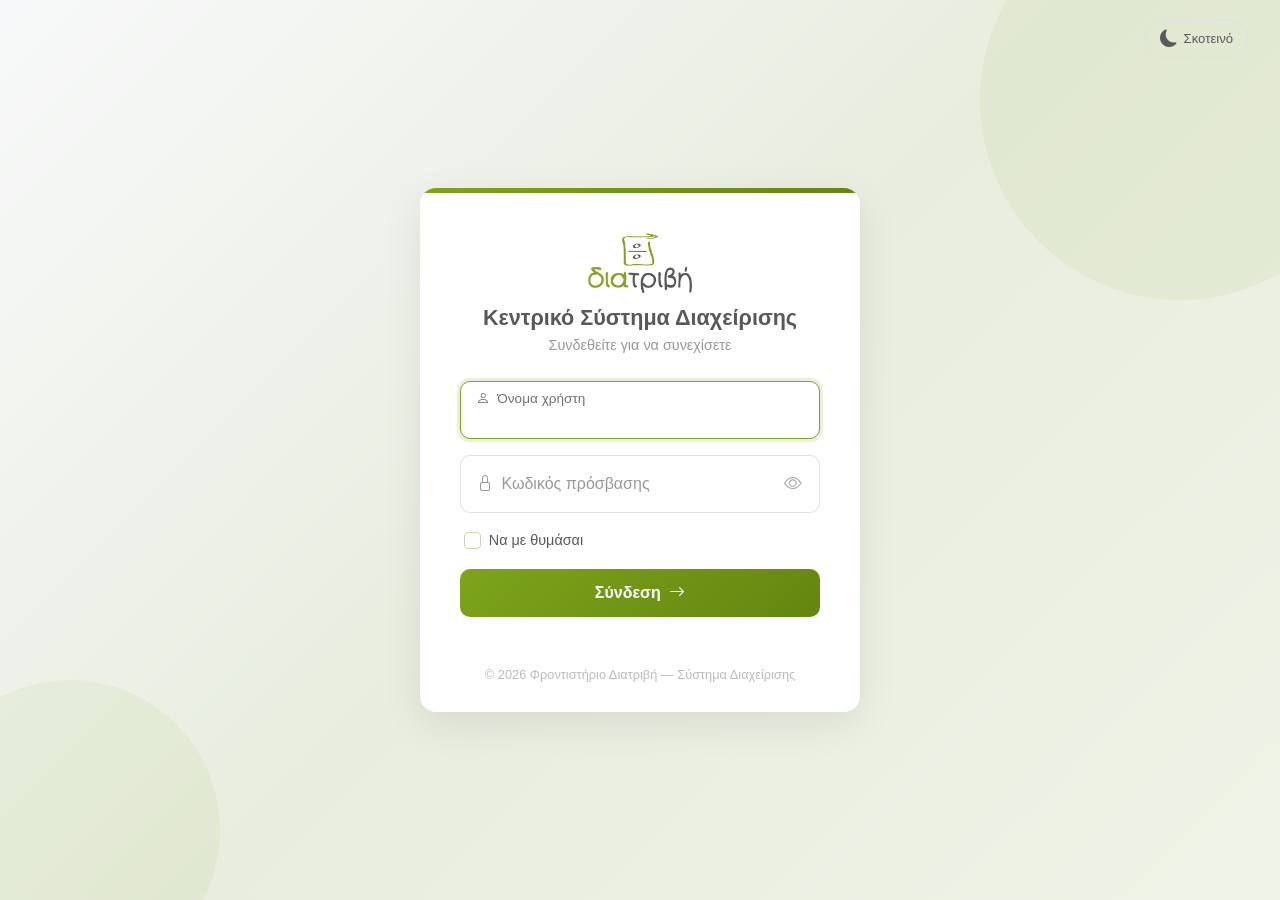
<file: index.html>
<!DOCTYPE html>
<html lang="el">
<head>
    <meta charset="UTF-8">
    <meta name="viewport" content="width=device-width, initial-scale=1.0">
    <title>Διατριβή Φροντιστήριο - Αρχική Οθόνη</title>
    
    <link href="https://cdn.jsdelivr.net/npm/bootstrap@5.3.0/dist/css/bootstrap.min.css" rel="stylesheet">
    <link rel="stylesheet" href="https://cdn.jsdelivr.net/npm/bootstrap-icons@1.11.1/font/bootstrap-icons.css">
    <link rel="stylesheet" href="css/styles.css">

    <link rel="icon" type="image/png" href="images/favicon.png">

    <script src="utils/theme-init.js"></script>
    <script src="utils/auth.js"></script>
</head>
<body>

    <nav class="navbar navbar-expand-lg navbar-light sticky-top">
        <div class="container">
            <a class="navbar-brand" href="https://diatrivi.gr/" target="_blank" rel="noopener noreferrer">
            <img src="images/diatrivi-logo.png" alt="Λογότυπο Φροντιστηρίου Διατριβή" height="50">
            </a>
            <div class="d-flex align-items-center">
                <span class="me-3 text-muted">Έχετε συνδεθεί ως: <strong id="roleLabel"></strong></span>
                <span id="darkModeSlot"></span>
                <button class="btn btn-outline-secondary btn-sm" id="logoutBtn" onclick="logout()"><i class="bi bi-box-arrow-right"></i> Αποσύνδεση</button>
            </div>
        </div>
    </nav>

    <div class="container user-greeting-bar">
        <span class="user-greeting" id="userGreeting"></span>
    </div>


    <div class="container hero-section">
        
        <div class="row mb-5 text-center">
            <div class="col-lg-8 mx-auto">
                <h1 class="display-6 fw-bold mb-3" style="color: var(--brand-grey);">Κεντρικό Σύστημα Διαχείρισης</h1>
                <p class="lead text-muted">Καλωσορίσατε στο ψηφιακό περιβάλλον του φροντιστηρίου. Επιλέξτε μία από τις παρακάτω βασικές λειτουργίες για να ξεκινήσετε.</p>
            </div>
        </div>

        <div class="row g-4" id="featuresContainer">
        </div>
    </div>

    <script src="https://cdn.jsdelivr.net/npm/bootstrap@5.3.0/dist/js/bootstrap.bundle.min.js"></script>
    <script src="utils/darkMode.js"></script>
    <script src="utils/index.js"></script>
</body>
</html>
</file>
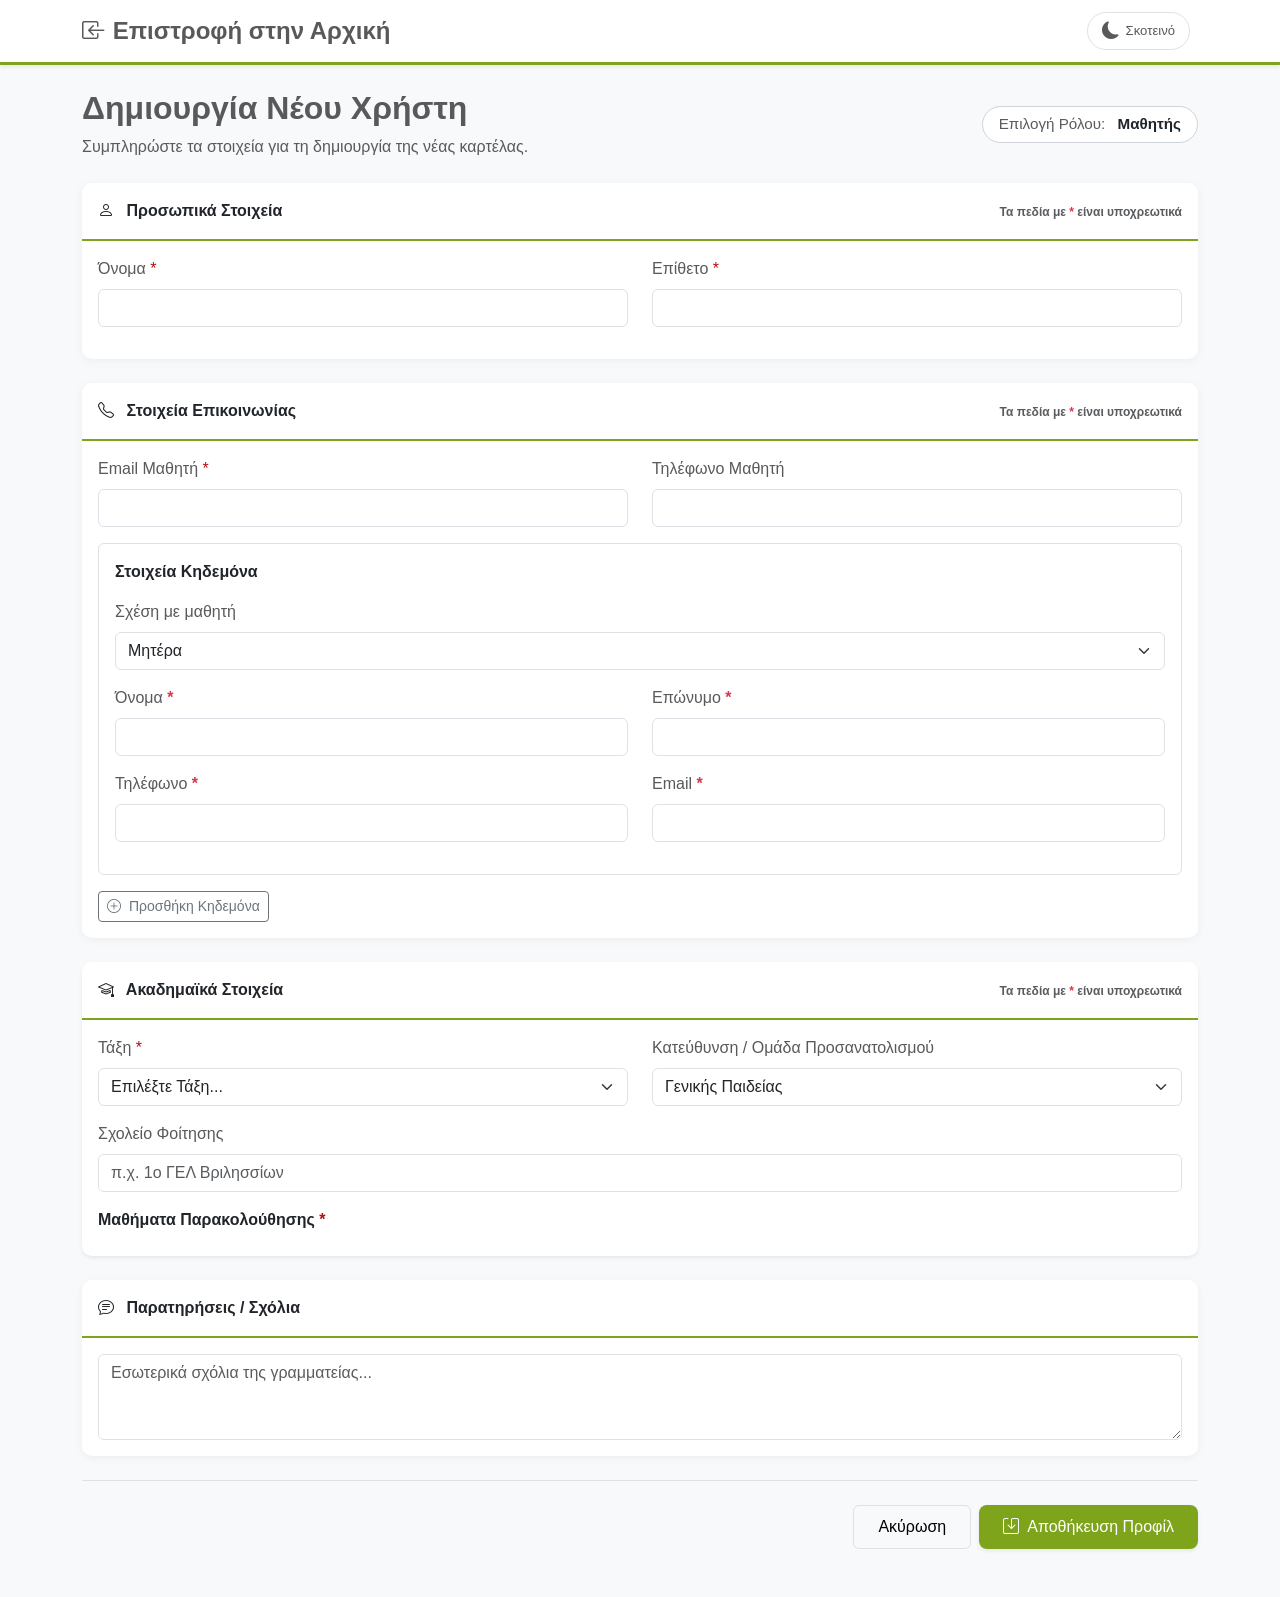
<file: pages/CreateUserProfile/createUser.html>
<!DOCTYPE html>
<html lang="el">
<head>
    <meta charset="UTF-8">
    <meta name="viewport" content="width=device-width, initial-scale=1.0">
    <title>Δημιουργία Νέου Χρήστη - Διατριβή</title>
    
    <link href="https://cdn.jsdelivr.net/npm/bootstrap@5.3.0/dist/css/bootstrap.min.css" rel="stylesheet">
    <link rel="stylesheet" href="https://cdn.jsdelivr.net/npm/bootstrap-icons@1.11.1/font/bootstrap-icons.css">

    <link rel="stylesheet" href="../../css/styles.css">
    <link rel="icon" type="image/png" href="../../images/favicon.png">

    <script>
        if (localStorage.getItem('diatrivi_theme') === 'dark') {
            document.documentElement.setAttribute('data-theme', 'dark');
        }
    </script>
    <script src="../../utils/auth.js"></script>
</head>
<body>

    <app-navbar></app-navbar>

    <div class="container pb-5">
        
        <div class="row align-items-center mb-4">
            
            <div class="col-md-7">
                <h2 class="fw-bold" style="color: #58595b;">Δημιουργία Νέου Χρήστη</h2>
                <p class="text-muted mb-0">Συμπληρώστε τα στοιχεία για τη δημιουργία της νέας καρτέλας.</p>
            </div>
            
            <div class="col-md-auto ms-auto mt-3 mt-md-0">
                <div class="dropdown custom-role-selector">
                    
                    <button class="btn w-100 text-start d-flex align-items-center justify-content-between" type="button" id="roleDropdownBtn" data-bs-toggle="dropdown" aria-expanded="false">
                        <div>
                            <span class="text-muted me-2">Επιλογή Ρόλου:</span>
                            <span class="fw-bold text-dark" id="selectedRoleText">Μαθητής</span>
                        </div>
                    </button>
                    
                    <ul class="dropdown-menu w-100 shadow-sm" aria-labelledby="roleDropdownBtn">
                        <li><a class="dropdown-item role-option active" href="#" data-value="student">Μαθητής</a></li>
                        <li><a class="dropdown-item role-option" href="#" data-value="teacher">Καθηγητής</a></li>
                    </ul>

                    <input type="hidden" id="roleSelector" value="student">
                </div>
            </div>
        </div>

        <div id="successAlert" class="alert alert-success d-none shadow-sm" role="alert">
            <i class="bi bi-check-circle-fill me-2"></i> <span id="successMessage">Το προφίλ καταχωρήθηκε επιτυχώς!</span>
        </div>

        <form id="userForm">
            
            <div id="studentSections">
                <div class="card mb-4">
                    <div class="card-header py-3 bg-white d-flex justify-content-between align-items-center">
                        <div><i class="bi bi-person me-2"></i> Προσωπικά Στοιχεία</div>
                        <app-required-note></app-required-note>
                    </div>
                    <div class="card-body">
                        <div class="row">
                            <div class="col-md-6 mb-3">
                                <label class="form-label">Όνομα <span class="required-asterisk">*</span></label>
                                <input type="text" class="form-control" required>
                            </div>
                            <div class="col-md-6 mb-3">
                                <label class="form-label">Επίθετο <span class="required-asterisk">*</span></label>
                                <input type="text" class="form-control" required>
                            </div>
                        </div>
                    </div>
                </div>

                <div class="card mb-4">
                    <div class="card-header py-3 bg-white d-flex justify-content-between align-items-center">
                        <div><i class="bi bi-telephone me-2"></i> Στοιχεία Επικοινωνίας</div>
                        <app-required-note></app-required-note>
                    </div>
                    <div class="card-body">
                        <div class="row mb-3">
                            <div class="col-md-6 mb-3 mb-md-0">
                                <label class="form-label">Email Μαθητή <span class="required-asterisk">*</span></label>
                                <input type="email" class="form-control" id="studentContactEmail" required>
                            </div>
                            
                            <div class="col-md-6">
                                <label class="form-label">Τηλέφωνο Μαθητή</label>
                                <input type="tel" class="form-control">
                            </div>
                        </div>
                        <div id="guardiansContainer"></div>
                        <button type="button" class="btn btn-outline-secondary btn-sm" id="addGuardianBtn">
                            <i class="bi bi-plus-circle me-1"></i> Προσθήκη Κηδεμόνα
                        </button>
                    </div>
                </div>

                <div class="card mb-4 shadow-sm border-0">
                    <div class="card-header py-3 bg-white d-flex justify-content-between align-items-center">
                        <div><i class="bi bi-mortarboard me-2"></i> Ακαδημαϊκά Στοιχεία</div>
                        <app-required-note></app-required-note>
                    </div>
                
                    <div class="card-body">
                        <div class="row">
                            <div class="col-md-6 mb-3">
                                <label class="form-label">Τάξη <span class="required-asterisk">*</span></label>
                                <select class="form-select" id="classSelect" required>
                                    <option value="" disabled selected>Επιλέξτε Τάξη...</option>
                                    <option value="gymnasio">Γ' Γυμνασίου</option>
                                    <option value="alyk">Α' Λυκείου</option>
                                    <option value="blyk">Β' Λυκείου</option>
                                    <option value="glyk">Γ' Λυκείου</option>
                                </select>
                            </div>
                            <div class="col-md-6 mb-3">
                                <label class="form-label">Κατεύθυνση / Ομάδα Προσανατολισμού</label>
                                <select class="form-select" id="directionSelect">
                                    <option value="geniki" selected>Γενικής Παιδείας</option>
                                    <option value="thetiki">Θετικών Σπουδών</option>
                                    <option value="ygeias">Σπουδών Υγείας</option>
                                    <option value="oikonomia">Σπουδών Οικονομίας & Πληροφορικής</option>
                                </select>
                            </div>
                        </div>
                        <div class="mb-3">
                            <label class="form-label">Σχολείο Φοίτησης</label>
                            <input type="text" class="form-control" placeholder="π.χ. 1ο ΓΕΛ Βριλησσίων">
                        </div>
                        <div class="mb-0">
                            <label class="form-label d-block text-dark fw-bold">Μαθήματα Παρακολούθησης <span class="required-asterisk">*</span></label>
                            <div id="dynamicSubjectsContainer">
                            </div>
                        </div>
                    </div>
                </div>
            </div>
            <div id="teacherSections" class="d-none">
                <div class="card mb-4">
                    <div class="card-header py-3 bg-white d-flex justify-content-between align-items-center">
                        <div><i class="bi bi-person-badge me-2"></i> Προσωπικά Στοιχεία & Επικοινωνία</div>
                        <app-required-note></app-required-note>
                    </div>
                    <div class="card-body">
                        <div class="row">
                            <div class="col-md-6 mb-3">
                                <label class="form-label">Όνομα <span class="required-asterisk">*</span></label>
                                <input type="text" class="form-control" id="t-name">
                            </div>
                            <div class="col-md-6 mb-3">
                                <label class="form-label">Επίθετο <span class="required-asterisk">*</span></label>
                                <input type="text" class="form-control" id="t-surname">
                            </div>
                        </div>
                        <div class="row">
                            <div class="col-md-6 mb-3">
                                <label class="form-label">Email <span class="required-asterisk">*</span></label>
                                <input type="email" class="form-control" id="t-email">
                            </div>
                            <div class="col-md-6 mb-3">
                                <label class="form-label">Τηλέφωνο Επικοινωνίας <span class="required-asterisk">*</span></label>
                                <input type="tel" class="form-control" id="t-phone">
                            </div>
                        </div>
                    </div>
                </div>

                <div class="card mb-4">
                    <div class="card-header py-3 bg-white d-flex justify-content-between align-items-center">
                    <div><i class="bi bi-journal-bookmark me-2"></i> Διδακτικά Στοιχεία</div>
                        <app-required-note></app-required-note>
                    </div>
                    <div class="card-body">
                        <div class="row">
                            <div class="col-md-9 mb-3">
                                <label class="form-label">Ειδικότητα</label>
                                <select class="form-select" id="specialtySelect">
                                    <option value="" disabled selected>Επιλέξτε Ειδικότητα...</option>
                                </select>
                            </div>
                            <div class="col-md-3 mb-3">
                                <label class="form-label">Χρώμα (Πρόγραμμα)</label>
                                <input type="color" class="form-control form-control-color w-100" value="#8eb52c" title="Επιλέξτε χρώμα">
                            </div>
                        </div>
                        <div class="mb-3">
                            <label class="form-label d-block">Μαθήματα Διδασκαλίας <span class="required-asterisk">*</span></label>
                            <div id="dynamicTeacherSubjectsContainer">
                                </div>
                        </div>
                    </div>
                </div>

                <div class="card mb-4">
                    <div class="card-header py-3 bg-white d-flex justify-content-between align-items-center">
                        <div><i class="bi bi-file-earmark-text me-2"></i> Στοιχεία Σύμβασης</div>
                        <app-required-note></app-required-note>
                    </div>
                    <div class="card-body">
                        <div class="mb-3">
                            <label class="form-label d-block">Τύπος Απασχόλησης <span class="required-asterisk">*</span></label>
                            <div class="form-check form-check-inline">
                                <input class="form-check-input" type="radio" name="empType" id="fullTime" checked>
                                <label class="form-check-label" for="fullTime">Πλήρης</label>
                            </div>
                            <div class="form-check form-check-inline">
                                <input class="form-check-input" type="radio" name="empType" id="partTime">
                                <label class="form-check-label" for="partTime">Μερική</label>
                            </div>
                        </div>
                    </div>
                </div>
            </div> 

            <div class="card mb-4">
                <div class="card-header py-3"><i class="bi bi-chat-text me-2"></i> Παρατηρήσεις / Σχόλια</div>
                <div class="card-body">
                    <textarea class="form-control" rows="3" placeholder="Εσωτερικά σχόλια της γραμματείας..."></textarea>
                </div>
            </div>

            <div class="d-flex justify-content-end gap-2 mt-4 border-top pt-4">
                <button type="button" class="btn btn-light border px-4">Ακύρωση</button>
                <button type="submit" class="btn btn-brand px-4 shadow-sm" id="saveBtn"><i class="bi bi-save me-2"></i>Αποθήκευση Προφίλ</button>
            </div>

        </form>
    </div>

    <script src="https://cdn.jsdelivr.net/npm/bootstrap@5.3.0/dist/js/bootstrap.bundle.min.js"></script>
    <script src="../../utils/darkMode.js"></script>
    <script src="../../components/guardianBlock.js"></script>
    <script src="../../components/navbar.js"></script>
    <script src="../../components/requiredNote.js"></script>
    <script src="../../constants/specialties.js"></script>
    <script src="../../utils/dataLoader.js"></script>
    <script src="createUser.js"></script>
</body>
</html>
</file>
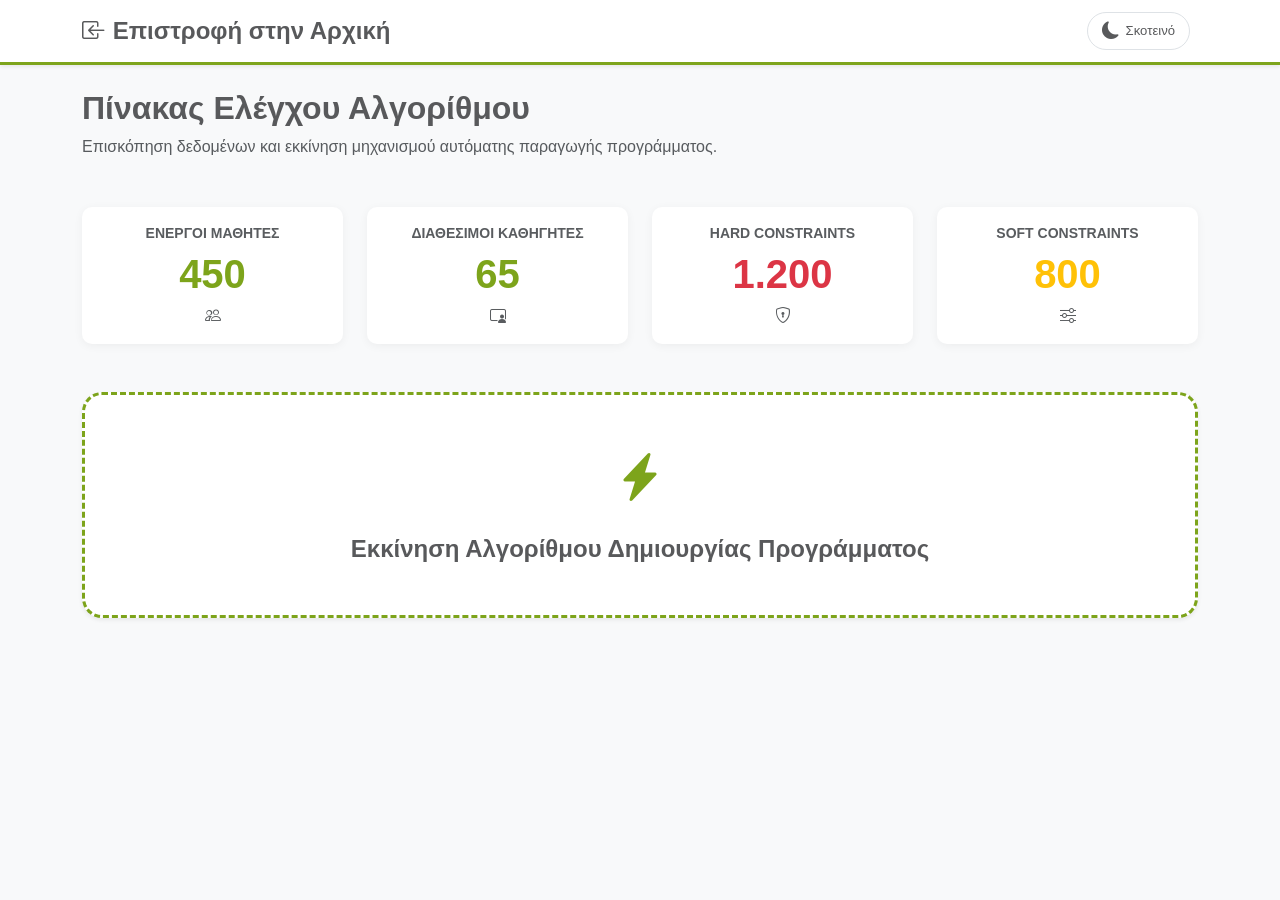
<file: pages/GenerateSchedule/schedulingDashboard.html>
<!DOCTYPE html>
<html lang="el">
<head>
    <meta charset="UTF-8">
    <meta name="viewport" content="width=device-width, initial-scale=1.0">
    <title>Πίνακας Ελέγχου Αλγορίθμου - Διατριβή</title>
    
    <link href="https://cdn.jsdelivr.net/npm/bootstrap@5.3.0/dist/css/bootstrap.min.css" rel="stylesheet">
    <link rel="stylesheet" href="https://cdn.jsdelivr.net/npm/bootstrap-icons@1.11.1/font/bootstrap-icons.css">
    
    <link rel="stylesheet" href="../../css/styles.css">

    <link rel="icon" type="image/png" href="../../images/favicon.png">

    <script>
        if (localStorage.getItem('diatrivi_theme') === 'dark') {
            document.documentElement.setAttribute('data-theme', 'dark');
        }
    </script>
    <script src="../../utils/auth.js"></script>
</head>
<body>

    <app-navbar></app-navbar>

    <div class="container pb-5">
        
        <div class="mb-5">
            <h2 class="fw-bold" style="color: var(--brand-grey);">Πίνακας Ελέγχου Αλγορίθμου</h2>
            <p class="text-muted">Επισκόπηση δεδομένων και εκκίνηση μηχανισμού αυτόματης παραγωγής προγράμματος.</p>
        </div>

        <div class="row g-4 mb-5">
            <div class="col-md-3">
                <div class="card text-center p-3 h-100">
                    <div class="text-muted small fw-bold">ΕΝΕΡΓΟΙ ΜΑΘΗΤΕΣ</div>
                    <div class="stat-number">450</div>
                    <i class="bi bi-people text-muted"></i>
                </div>
            </div>
            <div class="col-md-3">
                <div class="card text-center p-3 h-100">
                    <div class="text-muted small fw-bold">ΔΙΑΘΕΣΙΜΟΙ ΚΑΘΗΓΗΤΕΣ</div>
                    <div class="stat-number">65</div>
                    <i class="bi bi-person-video3 text-muted"></i>
                </div>
            </div>
            <div class="col-md-3">
                <div class="card text-center p-3 h-100">
                    <div class="text-muted small fw-bold">HARD CONSTRAINTS</div>
                    <div class="stat-number text-danger">1.200</div>
                    <i class="bi bi-shield-lock text-muted"></i>
                </div>
            </div>
            <div class="col-md-3">
                <div class="card text-center p-3 h-100">
                    <div class="text-muted small fw-bold">SOFT CONSTRAINTS</div>
                    <div class="stat-number text-warning">800</div>
                    <i class="bi bi-sliders text-muted"></i>
                </div>
            </div>
        </div>

        <div class="text-center mb-5" id="actionButtonArea">
            <button class="btn big-action-btn w-100 shadow-sm" id="startAlgoBtn">
                <i class="bi bi-lightning-charge-fill"></i>
                Εκκίνηση Αλγορίθμου Δημιουργίας Προγράμματος
            </button>
            
            <div id="loadingArea" class="d-none mt-4">
                <h4 class="mb-3">Επίλυση περιορισμών σε εξέλιξη...</h4>
                <div class="progress" style="height: 30px; border-radius: 15px;">
                    <div id="mainProgressBar" class="progress-bar progress-bar-striped progress-bar-animated bg-success" 
                         role="progressbar" style="width: 0%">0%</div>
                </div>
                <p class="mt-2 text-muted italic">Ο αλγόριθμος αναζητά την βέλτιστη κατανομή τμημάτων...</p>
            </div>
        </div>

        <div id="resultsArea" class="d-none">
            <hr class="my-5">
            <h3 class="fw-bold mb-4">Αναφορά Αποτελεσμάτων</h3>
            
            <div class="row g-4 mb-4">
                <div class="col-md-6">
                    <div class="card p-4 h-100">
                        <h5 class="fw-bold text-center mb-4">Δείκτες Επιτυχίας</h5>
                        <div class="d-flex justify-content-around">
                            <div class="text-center">
                                <div class="stat-number text-success">100%</div>
                                <div class="small fw-bold">Hard Constraints</div>
                            </div>
                            <div class="text-center border-start ps-4">
                                <div class="stat-number" style="color: #fd7e14;">82%</div>
                                <div class="small fw-bold">Soft Constraints</div>
                            </div>
                        </div>
                    </div>
                </div>
                
                <div class="col-md-6">
                    <div class="report-box h-100">
                        <h5 class="fw-bold mb-3"><i class="bi bi-clipboard-check me-2"></i>Διαγνωστική Αναφορά</h5>
                        <p class="mb-0 text-muted">
                            Ο αλγόριθμος ολοκληρώθηκε με επιτυχία. <strong>18 ελαστικοί περιορισμοί</strong> αγνοήθηκαν για να επιτευχθεί η μέγιστη δυνατή ομοιογένεια στα τμήματα.
                        </p>
                        <ul class="mt-2 small text-muted">
                            <li>Βελτιστοποίηση αιθουσών: 94%</li>
                            <li>Κενά καθηγητών: Ελαχιστοποιήθηκαν</li>
                        </ul>
                    </div>
                </div>
            </div>

            <!-- Εβδομαδιαίο Πρόγραμμα -->
            <hr class="my-5">
            <h4 class="fw-bold mb-4"><i class="bi bi-calendar-week me-2"></i>Εβδομαδιαίο Πρόγραμμα</h4>

            <div class="mb-3">
                <label for="daySelector" class="form-label fw-bold">Επιλογή Ημέρας</label>
                <select id="daySelector" class="form-select">
                </select>
            </div>

            <div class="schedule-wrapper mb-5">
                <table class="schedule-table" id="scheduleTable">
                    <thead id="scheduleHead"></thead>
                    <tbody id="scheduleBody"></tbody>
                </table>
            </div>

            <div class="d-flex justify-content-end gap-3 border-top pt-4">
                <button class="btn btn-outline-danger px-5 py-2 fw-bold" onclick="location.reload()">
                    <i class="bi bi-trash me-2"></i>Απόρριψη Προσχεδίου
                </button>
                <button class="btn btn-brand px-5 py-2 fw-bold shadow">
                    <i class="bi bi-check2-circle me-2"></i>Αποθήκευση Προσχεδίου
                </button>
            </div>
        </div>

    </div>

    <script src="https://cdn.jsdelivr.net/npm/bootstrap@5.3.0/dist/js/bootstrap.bundle.min.js"></script>
    <script src="../../utils/darkMode.js"></script>
    <script src="../../components/navbar.js"></script>
    <script src="../../constants/constants.js"></script>
    <script src="../../constants/specialties.js"></script>
    <script src="../../utils/timeUtils.js"></script>
    <script src="../../utils/scheduleUtils.js"></script>
    <script src="../../utils/dataLoader.js"></script>
    <script src="../../utils/scheduleRenderer.js"></script>
    
    <script src="schedulingDashboard.js"></script>
</body>
</html>
</file>
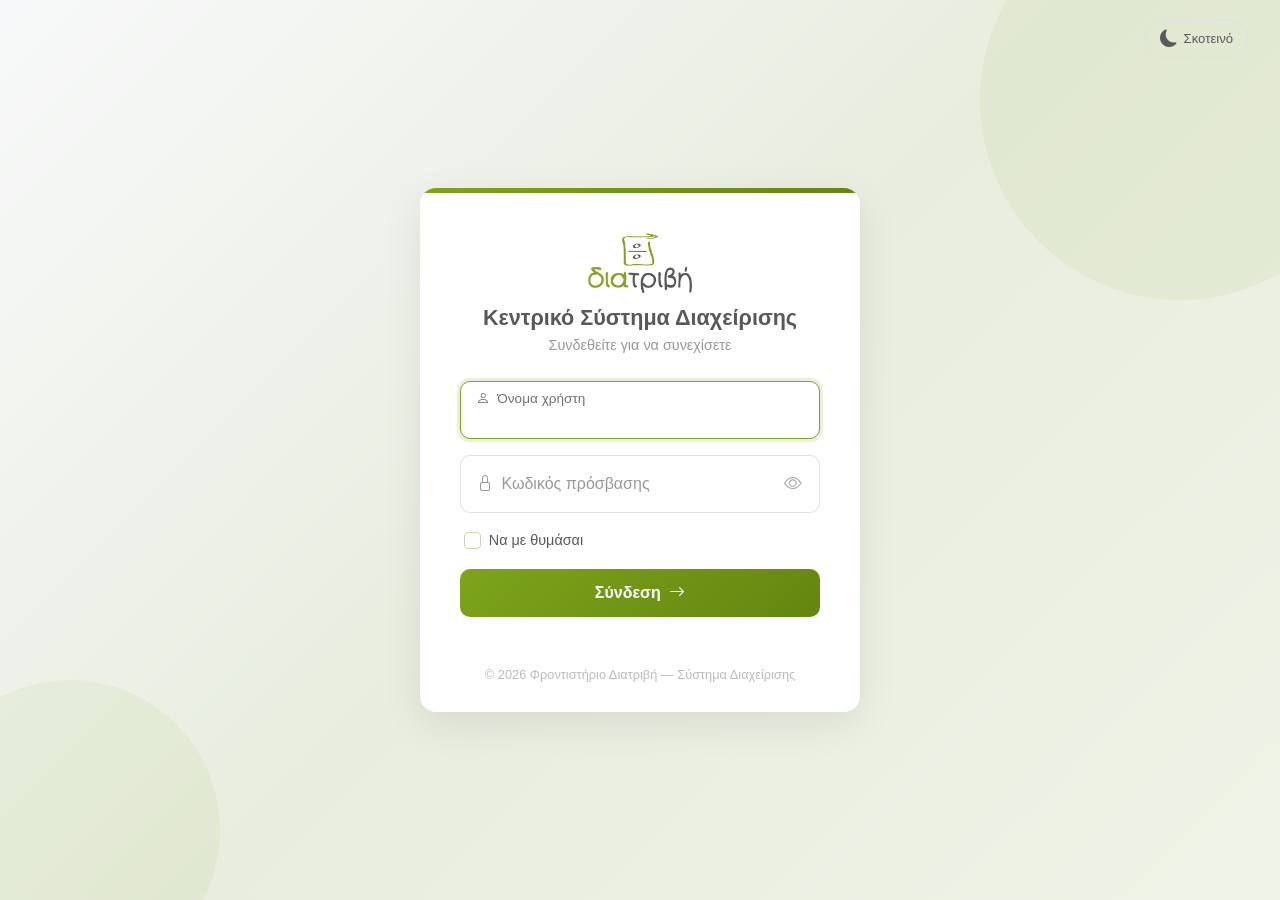
<file: pages/Login/login.html>
<!DOCTYPE html>
<html lang="el">
<head>
    <meta charset="UTF-8">
    <meta name="viewport" content="width=device-width, initial-scale=1.0">
    <title>Διατριβή Φροντιστήριο - Σύνδεση</title>
    <meta name="description" content="Σελίδα σύνδεσης στο Κεντρικό Σύστημα Διαχείρισης του Φροντιστηρίου Διατριβή">

    <link href="https://cdn.jsdelivr.net/npm/bootstrap@5.3.0/dist/css/bootstrap.min.css" rel="stylesheet">
    <link rel="stylesheet" href="https://cdn.jsdelivr.net/npm/bootstrap-icons@1.11.1/font/bootstrap-icons.css">
    <link rel="stylesheet" href="../../css/base.css">
    <link rel="stylesheet" href="../../css/login.css">
    <link rel="stylesheet" href="../../css/darkmode.css">

    <link rel="icon" type="image/png" href="../../images/favicon.png">

    <script src="../../utils/theme-init.js"></script>
</head>
<body>
    <div class="login-page">

        <!-- Dark Mode Toggle — floating top-right -->
        <div style="position:absolute; top:20px; right:24px; z-index:10;" id="loginDarkSlot"></div>

        <div class="login-card card">
            <!-- Green accent bar -->
            <div class="card-accent"></div>

            <div class="card-body">
                <!-- Logo & Title -->
                <div class="login-logo">
                    <img src="../../images/diatrivi-logo.png" alt="Λογότυπο Φροντιστηρίου Διατριβή">
                    <h2>Κεντρικό Σύστημα Διαχείρισης</h2>
                    <p>Συνδεθείτε για να συνεχίσετε</p>
                </div>

                <!-- Error message (hidden by default) -->
                <div class="alert login-error d-none" role="alert" id="loginError">
                    <i class="bi bi-exclamation-circle me-2"></i>
                    <span id="loginErrorText">Λάθος όνομα χρήστη ή κωδικός πρόσβασης.</span>
                </div>

                <!-- Login Form -->
                <form id="loginForm" class="login-form" autocomplete="off">
                    <div class="form-floating">
                        <input
                            type="text"
                            class="form-control"
                            id="username"
                            placeholder="Όνομα χρήστη"
                            required
                            autofocus
                        >
                        <label for="username"><i class="bi bi-person me-1"></i> Όνομα χρήστη</label>
                    </div>

                    <div class="form-floating password-wrapper">
                        <input
                            type="password"
                            class="form-control"
                            id="password"
                            placeholder="Κωδικός πρόσβασης"
                            required
                        >
                        <label for="password"><i class="bi bi-lock me-1"></i> Κωδικός πρόσβασης</label>
                        <button type="button" class="password-toggle" id="togglePassword" aria-label="Εμφάνιση/Απόκρυψη κωδικού">
                            <i class="bi bi-eye"></i>
                        </button>
                    </div>

                    <div class="form-check remember-me">
                        <input type="checkbox" class="form-check-input" id="rememberMe">
                        <label class="form-check-label" for="rememberMe">Να με θυμάσαι</label>
                    </div>

                    <button type="submit" class="btn btn-login mt-2" id="loginBtn">
                        <span class="btn-text">Σύνδεση <i class="bi bi-arrow-right ms-1"></i></span>
                        <span class="spinner-border spinner-border-sm" role="status" aria-hidden="true"></span>
                    </button>
                </form>

            </div>

            <div class="login-footer">
                &copy; 2026 Φροντιστήριο Διατριβή — Σύστημα Διαχείρισης
            </div>
        </div>
    </div>

    <script src="../../utils/auth.js"></script>
    <script src="../../utils/darkMode.js"></script>
    <script src="login.js"></script>

</body>
</html>
</file>
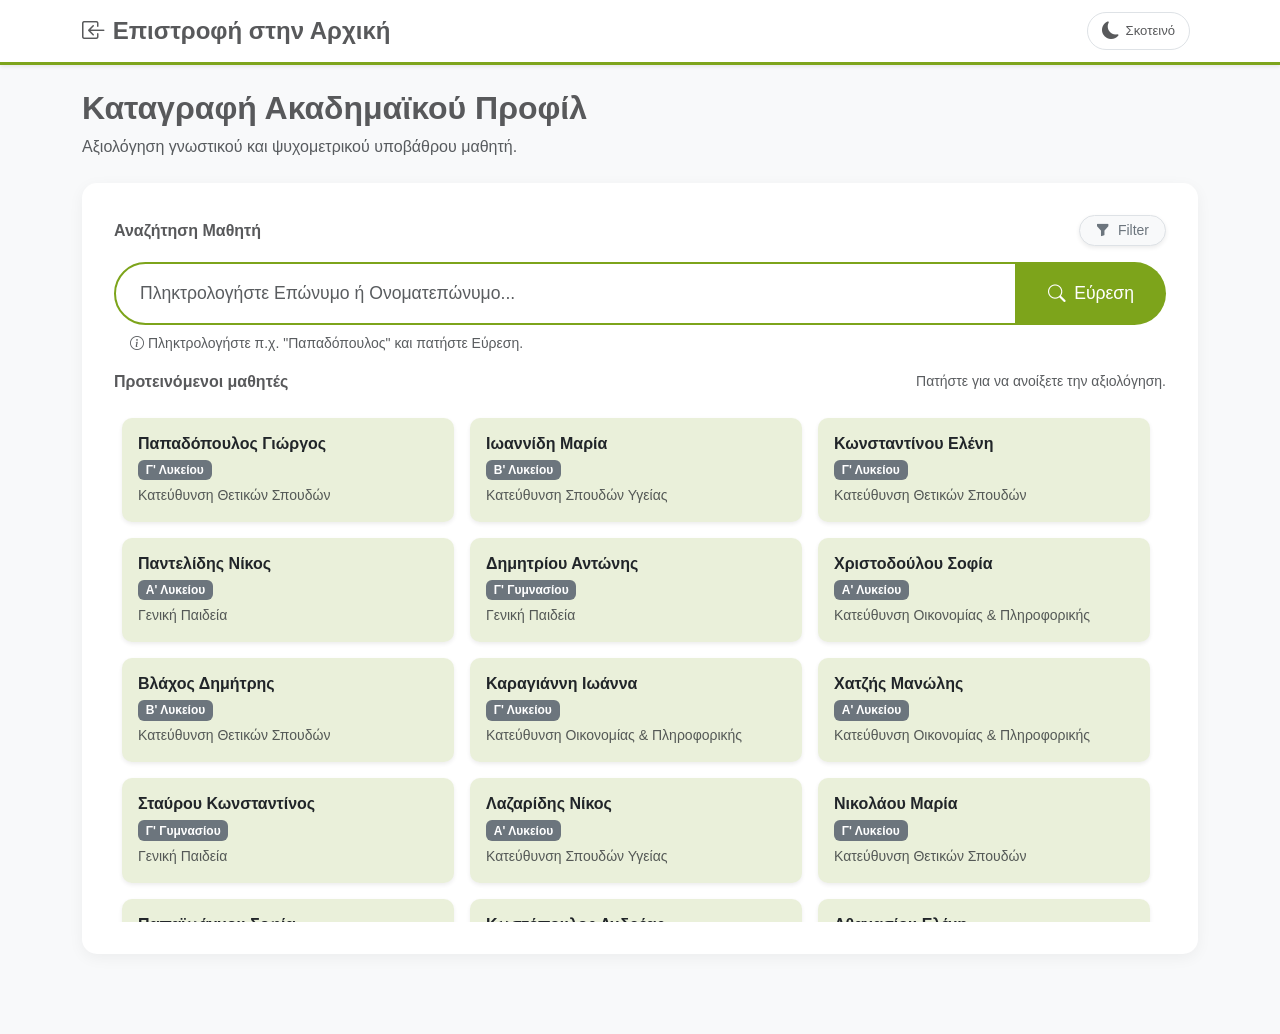
<file: pages/RecordAcademicProfile/academicProfile.html>
<!DOCTYPE html>
<html lang="el">
<head>
    <meta charset="UTF-8">
    <meta name="viewport" content="width=device-width, initial-scale=1.0">
    <title>Αξιολόγηση Μαθητή - Διατριβή</title>
    
    <link href="https://cdn.jsdelivr.net/npm/bootstrap@5.3.0/dist/css/bootstrap.min.css" rel="stylesheet">
    <link rel="stylesheet" href="https://cdn.jsdelivr.net/npm/bootstrap-icons@1.11.1/font/bootstrap-icons.css">
    
    <link rel="stylesheet" href="../../css/styles.css">
    <link rel="icon" type="image/png" href="../../images/favicon.png">

    <script>
        if (localStorage.getItem('diatrivi_theme') === 'dark') {
            document.documentElement.setAttribute('data-theme', 'dark');
        }
    </script>
    <script src="../../utils/auth.js"></script>
</head>
<body>

    <app-navbar></app-navbar>

    <div class="container pb-5">
        
        <div class="mb-4">
            <h2 class="fw-bold" style="color: var(--brand-grey);">Καταγραφή Ακαδημαϊκού Προφίλ</h2>
            <p class="text-muted">Αξιολόγηση γνωστικού και ψυχομετρικού υποβάθρου μαθητή.</p>
        </div>

        <div class="search-area">
            <div class="d-flex align-items-center justify-content-between mb-3">
                <label class="form-label fw-bold mb-0">Αναζήτηση Μαθητή</label>

                <button class="btn btn-light border shadow-sm rounded-pill btn-sm d-inline-flex align-items-center gap-2 px-3 text-secondary hover-shadow" 
                        type="button" 
                        id="filterPanelToggle" 
                        data-bs-toggle="collapse" 
                        data-bs-target="#studentFiltersCollapse" 
                        aria-expanded="false" 
                        aria-controls="studentFiltersCollapse">
                    <i class="bi bi-funnel-fill" aria-hidden="true"></i>
                    <span class="fw-medium">Filter</span>
                </button>
            </div>
            <div class="collapse" id="studentFiltersCollapse">
            <div class="row g-2 mb-2 mt-2 pt-3 border-top border-light-subtle">
                <div class="col-md-6">
                    <label class="form-label small mb-1 text-muted" for="filterDirectionToggle">Κατεύθυνση</label>
                    <div class="dropdown">
                        <button class="btn btn-light border shadow-none dropdown-toggle w-100 d-flex justify-content-between align-items-center py-2 text-start" type="button" id="filterDirectionToggle" data-bs-toggle="dropdown" aria-expanded="false" aria-label="Φίλτρο κατεύθυνσης">
                            <span id="filterDirectionLabel" class="text-truncate me-2 min-w-0">Όλες οι κατευθύνσεις</span>
                        </button>
                        <ul class="dropdown-menu w-100 shadow-sm" id="filterDirectionMenu" aria-labelledby="filterDirectionToggle">
                            <li><button type="button" class="dropdown-item active" data-value="">Όλες οι κατευθύνσεις</button></li>
                        </ul>
                    </div>
                    <input type="hidden" id="filterDirection" value="">
                </div>
                <div class="col-md-6">
                    <label class="form-label small mb-1 text-muted" for="filterGradeToggle">Τάξη</label>
                    <div class="dropdown">
                        <button class="btn btn-light border shadow-none dropdown-toggle w-100 d-flex justify-content-between align-items-center py-2 text-start" type="button" id="filterGradeToggle" data-bs-toggle="dropdown" aria-expanded="false" aria-label="Φίλτρο τάξης">
                            <span id="filterGradeLabel" class="text-truncate me-2 min-w-0">Όλες οι τάξεις</span>
                        </button>
                        <ul class="dropdown-menu w-100 shadow-sm" id="filterGradeMenu" aria-labelledby="filterGradeToggle">
                            <li><button type="button" class="dropdown-item active" data-value="">Όλες οι τάξεις</button></li>
                        </ul>
                    </div>
                    <input type="hidden" id="filterGrade" value="">
                </div>
            </div>
            </div>
            <div class="input-group search-input-group">
                <input type="text" class="form-control shadow-none" id="searchInput" placeholder="Πληκτρολογήστε Επώνυμο ή Ονοματεπώνυμο...">
                <button class="btn btn-brand" type="button" id="searchBtn">
                    <i class="bi bi-search me-2"></i>Εύρεση
                </button>
            </div>
            <div class="text-muted small mt-2 ms-3">
                <i class="bi bi-info-circle me-1"></i>Πληκτρολογήστε π.χ. "Παπαδόπουλος" και πατήστε Εύρεση.
            </div>

            <div id="suggestionsArea" class="mt-3"></div>
        </div>

        <div id="evaluationFormArea" class="d-none">
            
            <div id="successAlert" class="alert alert-success d-none shadow-sm mb-4" role="alert">
                <i class="bi bi-check-circle-fill me-2"></i> Η αξιολόγηση καταχωρήθηκε επιτυχώς!
            </div>

            <form id="evaluationForm">
                
                <div class="student-profile-card p-3 mb-4 d-flex align-items-center">
                    <div class="me-4 text-center">
                        <i class="bi bi-person-circle text-muted" style="font-size: 3rem;"></i>
                    </div>
                    <div>
                        <h4 class="fw-bold mb-1" style="color: var(--brand-grey);" id="studentNameDisplay">Παπαδόπουλος Γιώργος</h4>
                        <span class="badge bg-secondary me-2" id="studentGradeBadge">Γ' Λυκείου</span>
                        <span class="badge" style="background-color: var(--brand-green);" id="studentDirectionBadge">Κατεύθυνση Θετικών Σπουδών</span>
                    </div>
                </div>

                <div class="card mb-4">
                    <div class="card-header py-3 bg-white d-flex justify-content-between align-items-center">
                        <div><i class="bi bi-bar-chart me-2"></i> Ακαδημαϊκοί Δείκτες</div>
                        <app-required-note></app-required-note>
                    </div>
                    <div class="card-body academic-indicators">
                        <div class="row g-3">
                            <div class="col-md-4">
                                <label class="form-label">Μ.Ο. Σχολείου Περσινού Έτους </label>
                                <input type="number" class="form-control" min="0" max="20" step="2.0" placeholder="0-20">
                            </div>
                            <div class="col-md-4">
                                <label class="form-label">Εικόνα Διαγνωστικού Test <span class="required-asterisk">*</span></label>
                                <div class="input-group">
                                    <input type="number" class="form-control" placeholder="0-100" min="0" max="100" step="5" required>
                                </div>
                            </div>
                            <div class="col-md-4">
                                <label class="form-label">Στόχος Πανελλαδικών</label>
                                <input type="number" class="form-control" placeholder="0-20" min="0" max="20" step="2.0">
                            </div>
                        </div>
                        <div class="row g-2 mt-1">
                            <div class="col-md-6">
                                <label class="form-label">Συνέπεια Μελέτης & Εργασιών <span class="required-asterisk">*</span></label>
                                <select class="form-select" required>
                                    <option value="" disabled selected>Επιλέξτε...</option>
                                    <option>Ανεπαρκής (Αμελής)</option>
                                    <option>Μέτρια (Ασταθής)</option>
                                    <option>Καλή (Προσπαθεί)</option>
                                    <option>Άριστη (Εργατικός)</option>
                                </select>
                            </div>
                            <div class="col-md-6 mb-3">
                                <label class="form-label">Δυναμική Μαθητή <span class="required-asterisk">*</span></label>
                                <select class="form-select" name="studentDynamics" required>
                                    <option value="" disabled selected>Επιλέξτε...</option>
                                    <option value="needs_support">Χρειάζεται Σημαντική Υποστήριξη</option>
                                    <option value="slow_steady">Σταθερή, αλλά με Αργό Ρυθμό</option>
                                    <option value="good_active">Καλή Δυναμική / Ενεργή Συμμετοχή</option>
                                    <option value="high_rapid">Υψηλή Δυναμική / Ταχεία Αφομοίωση</option>
                                    <option value="exceptional">Εξαιρετική / Προχωρημένο Επίπεδο</option>
                                </select>
                            </div>
                        </div>
                    </div>
                </div>

                <div class="card mb-4 shadow-sm border-0">
                    <div class="card-header py-3 bg-white d-flex justify-content-between align-items-center flex-wrap gap-2" 
                        style="border-bottom: 3px solid var(--brand-green) !important;">
                        <div class="fw-bold">
                            <i class="bi bi-journal-check me-2"></i> Βαθμοί Σχολείου
                        </div>
                        <app-required-note></app-required-note>
                    </div>
                    <div class="card-body">
                        <div id="schoolGradesContainer" class="row g-3"></div>
                        <div class="form-text mt-3 text-muted" style="font-size: 0.75rem;">
                            <i class="bi bi-info-circle me-1"></i>Συμπληρώστε τους βαθμούς μαθημάτων της επιλεγμένης κατεύθυνσης (0-20).
                        </div>
                    </div>
                </div>

                <div class="card mb-4">
                    <div class="card-header py-3"><i class="bi bi-sliders me-2"></i> Συμπεριφορικό / Ψυχομετρικό Προφίλ</div>
                    <div class="card-body">
                        
                        <div class="row mb-4">
                            <div class="col-md-6 mb-4 mb-md-0">
                                <div class="d-flex justify-content-between align-items-center mb-1">
                                    <label class="form-label fw-bold mb-0">Ταχύτητα Αφομοίωσης</label>
                                    <span class="badge rounded-pill" style="background-color: var(--brand-green); font-size: 0.9rem;" id="valPace">3</span>
                                </div>
                                <input type="range" class="custom-range" min="1" max="5" step="1" value="3">
                                <div class="slider-labels">
                                    <span>Χρειάζεται Επαναλήψεις</span>
                                    <span>Αφομοιώνει Ταχύτατα</span>
                                </div>
                            </div>
                            <div class="col-md-6">
                                <div class="d-flex justify-content-between align-items-center mb-1">
                                    <label class="form-label fw-bold mb-0">Συμμετοχή στο Μάθημα</label>
                                    <span class="badge rounded-pill" style="background-color: var(--brand-green); font-size: 0.9rem;" id="valExtro">3</span>
                                </div>
                                <input type="range" class="custom-range" min="1" max="5" step="1" value="3">
                                <div class="slider-labels">
                                    <span>Διστακτικός</span>
                                    <span>Πολύ Ενεργός</span>
                                </div>
                            </div>
                        </div>

                        <div class="row mb-4">
                            <div class="col-md-6 mb-4 mb-md-0">
                                <div class="d-flex justify-content-between align-items-center mb-1">
                                    <label class="form-label fw-bold mb-0">Διαχείριση Άγχους</label>
                                    <span class="badge rounded-pill" style="background-color: var(--brand-green); font-size: 0.9rem;" id="valStress">3</span>
                                </div>
                                <input type="range" class="custom-range" min="1" max="5" step="1" value="3">
                                <div class="slider-labels">
                                    <span>Πανικοβάλλεται Εύκολα</span>
                                    <span>Απόλυτα Ψύχραιμος</span>
                                </div>
                            </div>
                            <div class="col-md-6">
                                <div class="d-flex justify-content-between align-items-center mb-1">
                                    <label class="form-label fw-bold mb-0">Ομαδικότητα</label>
                                    <span class="badge rounded-pill" style="background-color: var(--brand-green); font-size: 0.9rem;" id="valTeam">3</span>
                                </div>
                                <input type="range" class="custom-range" min="1" max="5" step="1" value="3">
                                <div class="slider-labels">
                                    <span>Προτιμά Ατομική Δουλειά</span>
                                    <span>Συνεργάζεται Άψογα</span>
                                </div>
                            </div>
                        </div>

                        <div class="row">
                            <div class="col-md-6 mb-4 mb-md-0">
                                <div class="d-flex justify-content-between align-items-center mb-1">
                                    <label class="form-label fw-bold mb-0">Διάρκεια Συγκέντρωσης</label>
                                    <span class="badge rounded-pill" style="background-color: var(--brand-green); font-size: 0.9rem;" id="valFocus">3</span>
                                </div>
                                <input type="range" class="custom-range" min="1" max="5" step="1" value="3">
                                <div class="slider-labels">
                                    <span>Διασπάται Εύκολα</span>
                                    <span>Απόλυτα Προσηλωμένος</span>
                                </div>
                            </div>
                            <div class="col-md-6">
                                <div class="d-flex justify-content-between align-items-center mb-1">
                                    <label class="form-label fw-bold mb-0">Μεθοδικότητα / Οργάνωση Γραπτού</label>
                                    <span class="badge rounded-pill" style="background-color: var(--brand-green); font-size: 0.9rem;" id="valMethod">3</span>
                                </div>
                                <input type="range" class="custom-range" min="1" max="5" step="1" value="3">
                                <div class="slider-labels">
                                    <span>Ανοργάνωτος / Πρόχειρος</span>
                                    <span>Απόλυτα Μεθοδικός</span>
                                </div>
                            </div>
                        </div>
                    </div>
                </div>

                <div class="card mb-4 shadow-sm border-0">
                    <div class="card-header py-3 bg-white d-flex justify-content-between align-items-center flex-wrap gap-2" 
                        style="border-bottom: 3px solid var(--brand-green) !important;">

                        <div class="fw-bold">
                            <i class="bi bi-pencil-square me-2"></i>Βαθμοί Διαγωνισμάτων
                        </div>

                        <div class="d-flex gap-2">
                            <select class="form-select form-select-sm border-1 shadow-none" style="width: 130px; background-color: #f8f9fa;" id="examGradeSelect">
                                <option>Tάξη...</option>
                                <option>Γ' Γυμνασίου</option>
                                <option>Α' Λυκείου</option>
                                <option>Β' Λυκείου</option>
                                <option>Γ' Λυκείου</option>
                            </select>
                            <select class="form-select form-select-sm border-1 shadow-none" style="width: 130px; background-color: #f8f9fa;">
                                <option value="" disabled selected>Μάθημα...</option>
                                <option>Άλγεβρα</option>
                                <option>Φυσική</option>
                                <option>Χημεία</option>
                                <option>Έκθεση</option>
                            </select>
                        </div>
                    </div>
                
                    <div class="card-body">
                        <div class="row row-cols-1 row-cols-sm-2 row-cols-lg-4 g-3">

                            <div class="col">
                                <div class="p-3 border rounded-3 bg-light-subtle shadow-sm">
                                    <label class="form-label small fw-bold text-muted mb-2">1ο Διαγώνισμα</label>
                                    <div class="input-group input-group-sm">
                                        <input type="number" class="form-control fw-bold text-center border-success-subtle" placeholder="0.0" min="0" max="100" step="5.0">
                                        <span class="input-group-text bg-white small text-muted">/100</span>
                                    </div>
                                </div>
                            </div>
                        
                            <div class="col">
                                <div class="p-3 border rounded-3 bg-light-subtle shadow-sm">
                                    <label class="form-label small fw-bold text-muted mb-2">2ο Διαγώνισμα</label>
                                    <div class="input-group input-group-sm">
                                        <input type="number" class="form-control fw-bold text-center border-success-subtle" placeholder="0.0" min="0" max="100" step="5.0">
                                        <span class="input-group-text bg-white small text-muted">/100</span>
                                    </div>
                                </div>
                            </div>
                        
                            <div class="col">
                                <div class="p-3 border rounded-3 bg-light-subtle shadow-sm">
                                    <label class="form-label small fw-bold text-muted mb-2">3ο Διαγώνισμα</label>
                                    <div class="input-group input-group-sm">
                                        <input type="number" class="form-control fw-bold text-center border-success-subtle" placeholder="0.0" min="0" max="100" step="5.0">
                                        <span class="input-group-text bg-white small text-muted">/100</span>
                                    </div>
                                </div>
                            </div>
                        
                            <div class="col">
                                <div class="p-3 border rounded-3 bg-light-subtle shadow-sm">
                                    <label class="form-label small fw-bold text-muted mb-2">4ο Διαγώνισμα</label>
                                    <div class="input-group input-group-sm">
                                        <input type="number" class="form-control fw-bold text-center border-success-subtle" placeholder="0.0" min="0" max="100" step="5.0">
                                        <span class="input-group-text bg-white small text-muted">/100</span>
                                    </div>
                                </div>
                            </div>
                        
                        </div>
                        <div class="form-text mt-3 text-muted" style="font-size: 0.75rem;">
                            <i class="bi bi-info-circle me-1"></i>Εισάγετε βαθμολογία με δεκαδικά (π.χ. 75.5). Οι βαθμοί αποθηκεύονται ανά μάθημα και τάξη.
                        </div>
                    </div>
                </div>
                <div class="card mb-4">
                    <div class="card-header py-3"><i class="bi bi-chat-left-text me-2"></i> Γενικές Παρατηρήσεις</div>
                    <div class="card-body">
                        <textarea class="form-control mb-3" rows="3" placeholder="Σημειώστε οτιδήποτε άλλο κρίνετε σημαντικό για τον μαθητή..."></textarea>
                        <div class="form-check">
                            <input class="form-check-input" type="checkbox" id="changeClassCheck">
                            <label class="form-check-label text-orange fw-bold" for="changeClassCheck">
                                <i class="bi bi-exclamation-triangle-fill me-1"></i> Εισήγηση για αλλαγή τμήματος
                            </label>
                            <div class="small text-muted ms-4">Επιλέξτε το αν θεωρείτε ότι ο μαθητής δεν ταιριάζει με τη δυναμική του τρέχοντος τμήματος.</div>
                        </div>
                    </div>
                </div>

                <div class="d-flex justify-content-end gap-2 border-top pt-4">
                    <button type="button" class="btn btn-light border px-4" onclick="location.reload()">Ακύρωση</button>
                    <button type="submit" class="btn btn-brand px-4 shadow-sm" id="saveEvalBtn">
                        <i class="bi bi-save me-2"></i>Καταχώρηση Αξιολόγησης
                    </button>
                </div>

            </form>
        </div>

    </div>

    <script src="https://cdn.jsdelivr.net/npm/bootstrap@5.3.0/dist/js/bootstrap.bundle.min.js"></script>
    <script src="../../utils/darkMode.js"></script>
    <script src="../../components/navbar.js"></script>
    <script src="../../components/requiredNote.js"></script>
    <script src="academicProfile.js"></script>
</body>
</html>
</file>
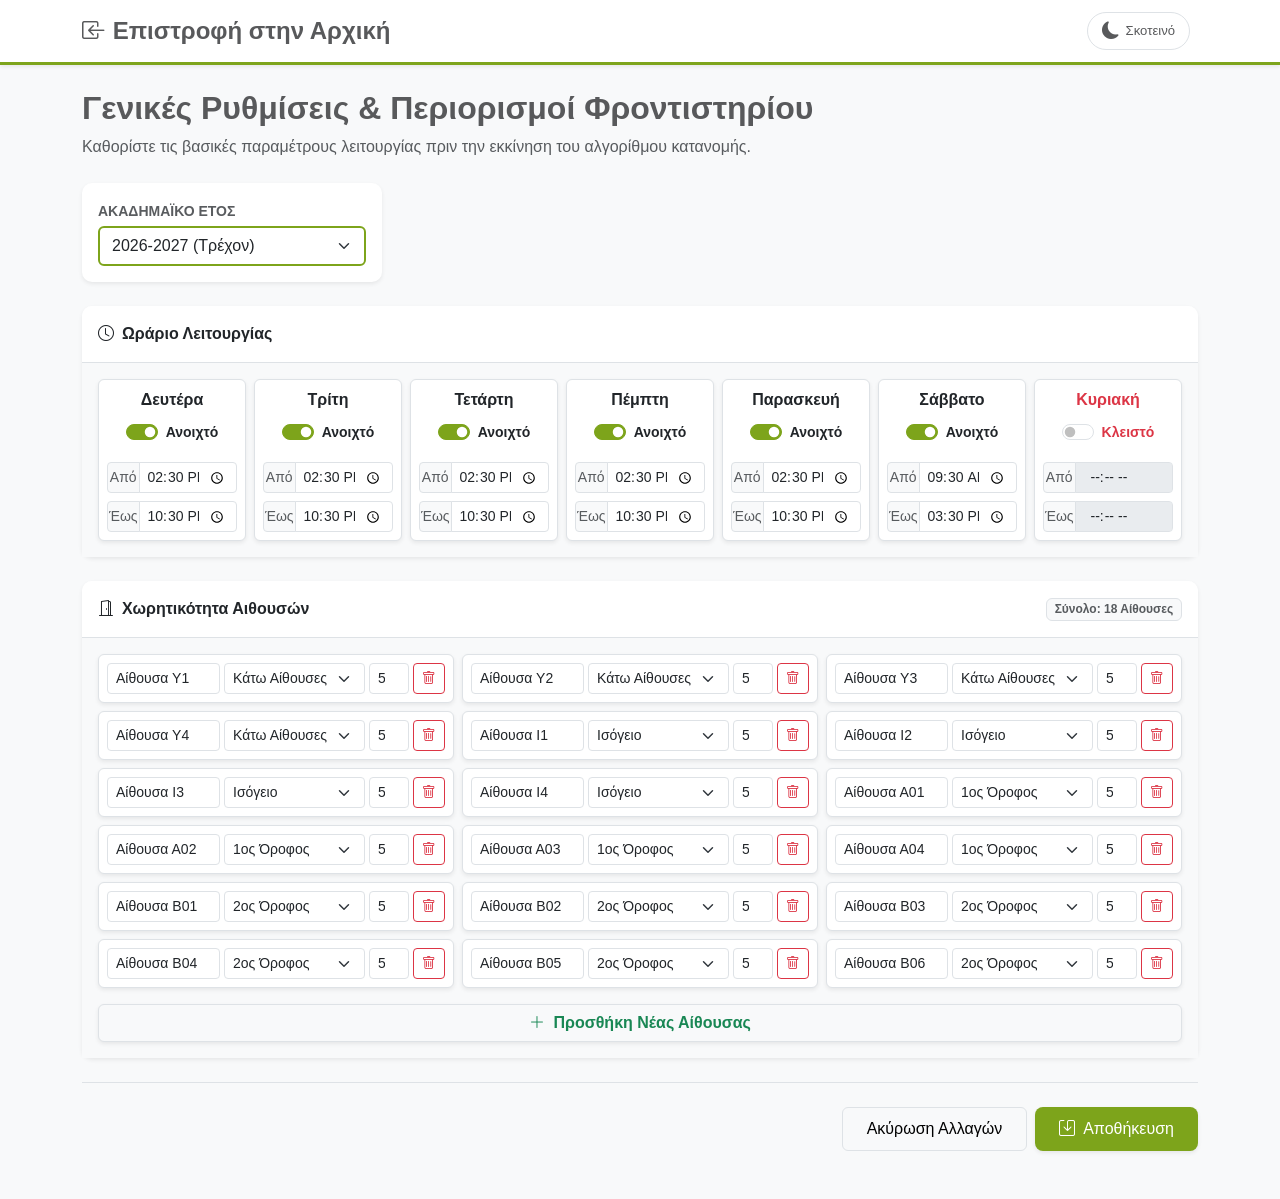
<file: pages/RegisterAvailabilityAndConstraints/constraintsDashboard.html>
<!DOCTYPE html>
<html lang="el">
<head>
    <meta charset="UTF-8">
    <meta name="viewport" content="width=device-width, initial-scale=1.0">
    <title>Διαχείριση Περιορισμών - Διατριβή</title>
    
    <link href="https://cdn.jsdelivr.net/npm/bootstrap@5.3.0/dist/css/bootstrap.min.css" rel="stylesheet">
    <link rel="stylesheet" href="https://cdn.jsdelivr.net/npm/bootstrap-icons@1.11.1/font/bootstrap-icons.css">
    <link rel="stylesheet" href="../../css/styles.css">
    <link rel="icon" type="image/png" href="../../images/favicon.png">

    <script>
        if (localStorage.getItem('diatrivi_theme') === 'dark') {
            document.documentElement.setAttribute('data-theme', 'dark');
        }
    </script>
    <script src="../../utils/auth.js"></script>
    <script>
        const currentUser = getCurrentUser() || { role: 'admin' };
    </script>
</head>
<body>

    <app-navbar></app-navbar>

    <div class="container pb-5">

        <div id="finalSuccessView" class="d-none text-center py-5 animate-fadeIn">
            <div class="card shadow border-0 p-5 mx-auto" style="max-width: 600px;">
                <i class="bi bi-check-circle-fill text-success mb-4" style="font-size: 5rem;"></i>
                <h2 class="fw-bold mb-3" id="finalMessageTitle">Επιτυχής Καταχώρηση!</h2>
                <p class="text-muted fs-5" id="finalMessageSub">Η διαδικασία ολοκληρώθηκε και τα δεδομένα συγχρονίστηκαν επιτυχώς.</p>
                <div class="mt-4">
                    <button class="btn btn-brand px-4 shadow-sm" onclick="location.reload()">
                        <i class="bi bi-arrow-clockwise me-2"></i>Επιστροφή
                    </button>
                </div>
            </div>
        </div>
        
        <div id="mainAppContainer">

            <div class="d-flex justify-content-center mb-5">
                <ul class="nav nav-pills role-simulator-tabs shadow-sm p-2 bg-white rounded-pill" id="roleTabs" role="tablist">
                    <li class="nav-item" role="presentation">
                        <button class="nav-link active" data-bs-toggle="pill" data-bs-target="#admin-tab" type="button" role="tab"><i class="bi bi-gear-fill me-2"></i>Διαχειριστής</button>
                    </li>
                    <li class="nav-item" role="presentation">
                        <button class="nav-link" data-bs-toggle="pill" data-bs-target="#teacher-tab" type="button" role="tab"><i class="bi bi-person-video3 me-2"></i>Καθηγητής</button>
                    </li>
                    <li class="nav-item" role="presentation">
                        <button class="nav-link" data-bs-toggle="pill" data-bs-target="#student-tab" type="button" role="tab"><i class="bi bi-backpack me-2"></i>Μαθητής</button>
                    </li>
                </ul>
            </div>

            <div class="tab-content" id="roleTabsContent">

                <div class="tab-pane fade show active" id="admin-tab" role="tabpanel">
                    <div class="mb-4">
                        <h2 class="fw-bold" style="color: var(--brand-grey);">Γενικές Ρυθμίσεις & Περιορισμοί Φροντιστηρίου</h2>
                        <p class="text-muted">Καθορίστε τις βασικές παραμέτρους λειτουργίας πριν την εκκίνηση του αλγορίθμου κατανομής.</p>
                    </div>

                    <div class="card mb-4 shadow-sm border-0" style="max-width: 300px;">
                        <div class="card-body p-3">
                            <label class="form-label fw-bold small text-muted mb-1">ΑΚΑΔΗΜΑΪΚΟ ΕΤΟΣ</label>
                            <select class="form-select border-2" style="border-color: var(--brand-green);">
                                <option value="2026-2027" selected>2026-2027 (Τρέχον)</option>
                                <option value="2027-2028">2027-2028</option>
                            </select>
                        </div>
                    </div>

                    <div class="card shadow-sm border-0 mb-4">
                        <div class="card-header py-3 bg-white border-bottom"><i class="bi bi-clock me-2"></i>Ωράριο Λειτουργίας</div>
                        <div class="card-body bg-light" id="hoursContainer"></div>
                    </div>

                    <div class="card shadow-sm border-0 mb-4">
                        <div class="card-header py-3 bg-white border-bottom d-flex justify-content-between align-items-center">
                            <div><i class="bi bi-door-open me-2"></i>Χωρητικότητα Αιθουσών</div>
                            <span class="badge bg-light text-muted border" id="roomCountBadge">Σύνολο: 18 Αίθουσες</span>
                        </div>
                        <div class="card-body bg-light">
                            <div id="roomsContainer" class="row g-2"></div>

                            <button class="btn btn-light border w-100 mt-3 text-success fw-bold shadow-sm" id="addRoomBtn"><i class="bi bi-plus-lg me-1"></i> Προσθήκη Νέας Αίθουσας</button>
                        </div>
                    </div>

                    <app-action-buttons role="admin"></app-action-buttons>
                </div>

                <div class="tab-pane fade" id="teacher-tab" role="tabpanel">
                    <div class="mb-4">
                        <h2 class="fw-bold" style="color: var(--brand-grey);">Το Πρόγραμμά μου & Διαθεσιμότητα</h2>
                        <p class="text-muted">Επιλέξτε με κλικ τις ώρες που είστε <strong>διαθέσιμοι</strong> να διδάξετε μαθήματα.</p>
                    </div>

                    <div class="card shadow-sm border-0 mb-4">
                        <div class="card-header py-2 bg-white d-flex justify-content-between align-items-center">
                            <span class="fw-bold small"><i class="bi bi-calendar3 me-2"></i>Εβδομαδιαίο Ημερολόγιο</span>
                            <div class="form-check form-switch mb-0">
                                <input class="form-check-input" type="checkbox" id="saturdayToggle" checked>
                                <label class="form-check-label small fw-bold" for="saturdayToggle">Διδασκαλία Σάββατο</label>
                            </div>
                        </div>
                        <div class="card-body p-0">
                            <div class="table-responsive">
                                <table class="table table-bordered mb-0 timetable-grid" id="teacherTable">
                                    <thead id="teacherHead"></thead>
                                    <tbody id="teacherBody">
                                        </tbody>
                                </table>
                            </div>
                        </div>
                    </div>
                    <div class="card shadow-sm border-0 mb-4">
                        <div class="card-header py-3 bg-white"><i class="bi bi-person-lines-fill me-2"></i>Προσωπικές / Διδακτικές Προτιμήσεις</div>
                        <div class="card-body">
                            <div class="row">
                                <div class="col-md-6 mb-3 mb-md-0">
                                    <label class="form-label">Μέγιστος αριθμός συνεχόμενων ωρών διδασκαλίας</label>
                                    <select class="form-select">
                                        <option>2 ώρες</option>
                                        <option selected>3 ώρες</option>
                                        <option>4 ώρες</option>
                                        <option>5 ώρες</option>
                                        <option>6 ώρες</option>
                                        <option>7 ώρες</option>
                                        <option>8 ώρες</option>
                                        <option>Καμία Προτίμηση</option>
                                    </select>
                                </div>
                                <div class="col-md-6">
                                    <label class="form-label">Προτίμηση Ορόφου</label>
                                    <select class="form-select" id="floorPreferenceSelect">
                                        <option value="" selected>Καμία Προτίμηση</option>
                                    </select>
                                </div>
                            </div>
                            <hr>
                            <div class="row">
                                <div class="col-md-6 mb-3">
                                    <label class="form-label">Κατώτατο όριο ωρών διδασκαλίας (ανά εβδομάδα)</label>
                                    <input type="number" class="form-control" id="teacherMinHours" min="0" max="60" step="0.5" value="8" placeholder="π.χ. 10 ή 10.5">
                                </div>
                                <div class="col-md-6 mb-3">
                                    <label class="form-label">Ανώτατο όριο ωρών διδασκαλίας (ανά εβδομάδα)</label>
                                    <input type="number" class="form-control" id="teacherMaxHours" min="0" max="60" step="0.5" value="20" placeholder="π.χ. 30 ή 30.5">
                                </div>
                            </div>
                            <div class="alert alert-danger d-none mb-0 py-2" id="teacherHoursError" role="alert">
                                Οι ώρες πρέπει να είναι σε βήμα 0.5 και το κατώτατο όριο δεν μπορεί να είναι μεγαλύτερο από το ανώτατο.
                            </div>
                        </div>
                    </div>
                    
                    <app-comments-box role="teacher"></app-comments-box>
                    <app-action-buttons role="teacher"></app-action-buttons>
                </div>

                <div class="tab-pane fade" id="student-tab" role="tabpanel">
                    <div class="mb-4">
                        <h2 class="fw-bold" style="color: var(--brand-grey);">Δήλωση Περιορισμών</h2>
                        <p class="text-muted">Επιλέξτε τις ώρες που <strong>ΔΕΝ</strong> μπορείτε να έχετε μαθήματα.</p>
                    </div>

                    <div class="card shadow-sm border-0 mb-4">
                        <div class="card-body p-0">
                            <div class="table-responsive">
                                <table class="table table-bordered mb-0 timetable-grid" id="studentTable">
                                    <thead id="studentHead"></thead>
                                    <tbody id="studentBody">
                                        </tbody>
                                </table>
                            </div>
                        </div>
                    </div>

                    <div id="justificationCard" class="card shadow-sm border-0 mb-4 d-none">
                        <div class="card-header py-2 bg-white small fw-bold">Αιτιολόγηση Περιορισμού</div>
                        <div class="card-body py-2" id="justificationList"></div>
                    </div>

                    <app-comments-box role="student"></app-comments-box>
                    <app-action-buttons role="student"></app-action-buttons>
                </div>
            </div>
        </div>
    </div>

    <script src="https://cdn.jsdelivr.net/npm/bootstrap@5.3.0/dist/js/bootstrap.bundle.min.js"></script>
    <script src="../../utils/darkMode.js"></script>
    <script src="../../components/navbar.js"></script>
    <script src="../../components/commentsBox.js"></script>
    <script src="../../components/actionButtons.js"></script>
    <script src="../../constants/constants.js"></script>
    <script src="../../utils/timeUtils.js"></script>
    <script src="../../utils/dataLoader.js"></script>
    <script src="../../utils/roomUtils.js"></script>
    <script src="../../utils/tableUtils.js"></script>
    <script src="../../utils/validationUtils.js"></script>
    
    <script src="constraintsDashboard.js"></script>

</body>
</html>
</file>
<file: css/styles.css>
/*
   Κοινό CSS Φροντιστηρίου "Διατριβή"
   Entry point — partials live alongside this file.
*/

@import "base.css";
@import "navbar.css";
@import "components.css";
@import "scheduling.css";
@import "academic-profile.css";
@import "constraints.css";
@import "login.css";
@import "darkmode.css";
</file>
<file: css/base.css>
/* Base: design tokens and global body */

:root {
    /* Τα χρώματα από το λογότυπο */
    --brand-green: #7da41b;
    --brand-green-hover: #648610;
    --brand-grey: #58595b;
    --light-bg: #f8f9fa;
}

body {
    background-color: var(--light-bg);
    color: var(--brand-grey);
    font-family: 'Segoe UI', Tahoma, Geneva, Verdana, sans-serif;
    overflow-x: hidden;
}
</file>
<file: css/login.css>
/* Login Page Styles */

.login-page {
    min-height: 100vh;
    display: flex;
    align-items: center;
    justify-content: center;
    padding: 1rem;
    background: linear-gradient(135deg, #f8f9fa 0%, #e8eddf 50%, #f0f4e8 100%);
    position: relative;
    overflow: hidden;
}

/* Subtle animated background circles */
.login-page::before,
.login-page::after {
    content: '';
    position: absolute;
    border-radius: 50%;
    opacity: 0.07;
    background: var(--brand-green);
    animation: float 8s ease-in-out infinite;
}

.login-page::before {
    width: 400px;
    height: 400px;
    top: -100px;
    right: -100px;
    animation-delay: 0s;
}

.login-page::after {
    width: 300px;
    height: 300px;
    bottom: -80px;
    left: -80px;
    animation-delay: 4s;
}

@keyframes float {
    0%, 100% { transform: translateY(0) scale(1); }
    50% { transform: translateY(-20px) scale(1.05); }
}

/* Login Card */
.login-card {
    width: 100%;
    max-width: 440px;
    border: none;
    border-radius: 16px;
    box-shadow: 0 12px 40px rgba(0, 0, 0, 0.08);
    overflow: hidden;
    position: relative;
    z-index: 1;
    animation: cardEntrance 0.6s ease-out;
}

@keyframes cardEntrance {
    from {
        opacity: 0;
        transform: translateY(30px);
    }
    to {
        opacity: 1;
        transform: translateY(0);
    }
}

/* Green top accent bar */
.login-card .card-accent {
    height: 5px;
    background: linear-gradient(90deg, var(--brand-green), var(--brand-green-hover));
}

.login-card .card-body {
    padding: 2.5rem 2.5rem 2rem;
}

/* Logo area */
.login-logo {
    text-align: center;
    margin-bottom: 1.5rem;
}

.login-logo img {
    height: 60px;
    margin-bottom: 0.75rem;
    transition: transform 0.3s ease;
}

.login-logo img:hover {
    transform: scale(1.05);
}

.login-logo h2 {
    font-size: 1.35rem;
    font-weight: 700;
    color: var(--brand-grey);
    margin-bottom: 0.25rem;
}

.login-logo p {
    font-size: 0.9rem;
    color: #999;
}

/* Form inputs */
.login-form .form-floating {
    margin-bottom: 1rem;
}

.login-form .form-floating > .form-control {
    min-height: 3.5rem;
    height: calc(3.5rem + 2px);
    border-radius: 10px;
    border: 1.5px solid #dee2e6;
    padding: 1.625rem 3rem 0.625rem 1rem;
    font-size: 0.95rem;
    transition: border-color 0.3s ease, box-shadow 0.3s ease;
}

.login-form .form-floating > label {
    padding: 1rem;
}

.login-form .form-floating > .form-control::placeholder {
    color: transparent;
    opacity: 0;
}

.login-form .form-control:focus {
    border-color: var(--brand-green);
    box-shadow: 0 0 0 0.2rem rgba(125, 164, 27, 0.15);
}

.login-form .form-floating label {
    color: #999;
}

/* Password toggle */
.password-wrapper {
    position: relative;
}

.password-toggle {
    position: absolute;
    right: 12px;
    top: 50%;
    transform: translateY(-50%);
    background: none;
    border: none;
    color: #aaa;
    cursor: pointer;
    z-index: 5;
    font-size: 1.1rem;
    transition: color 0.2s ease;
    padding: 4px 6px;
}

.password-toggle:hover {
    color: var(--brand-green);
}

/* Remember me checkbox */
.login-form .remember-me {
    display: flex;
    align-items: center;
    gap: 0.5rem;
    margin: 0.25rem 0 0.5rem;
    padding-left: 0.25rem;
}

.login-form .remember-me .form-check-input {
    width: 1.05rem;
    height: 1.05rem;
    margin: 0;
    cursor: pointer;
    border: 1.5px solid #cbd5b1;
    transition: background-color 0.2s ease, border-color 0.2s ease;
}

.login-form .remember-me .form-check-input:checked {
    background-color: var(--brand-green);
    border-color: var(--brand-green);
}

.login-form .remember-me .form-check-input:focus {
    box-shadow: 0 0 0 0.2rem rgba(125, 164, 27, 0.15);
    border-color: var(--brand-green);
}

.login-form .remember-me .form-check-label {
    font-size: 0.9rem;
    color: var(--brand-grey);
    cursor: pointer;
    user-select: none;
}

/* Login button */
.btn-login {
    background: linear-gradient(135deg, var(--brand-green), var(--brand-green-hover));
    color: white;
    border: none;
    border-radius: 10px;
    padding: 12px;
    font-size: 1rem;
    font-weight: 600;
    width: 100%;
    transition: all 0.3s ease;
    position: relative;
    overflow: hidden;
}

.btn-login:hover {
    transform: translateY(-2px);
    box-shadow: 0 6px 20px rgba(125, 164, 27, 0.35);
    color: white;
}

.btn-login:active {
    transform: translateY(0);
}

.btn-login .spinner-border {
    width: 1.2rem;
    height: 1.2rem;
    border-width: 2px;
    display: none;
}

.btn-login.loading .spinner-border {
    display: inline-block;
}

.btn-login.loading .btn-text {
    display: none;
}

/* Error alert */
.login-error {
    border-radius: 10px;
    font-size: 0.9rem;
    animation: shake 0.4s ease;
    border: none;
    background-color: #fef2f2;
    color: #b91c1c;
}

@keyframes shake {
    0%, 100% { transform: translateX(0); }
    20%, 60% { transform: translateX(-6px); }
    40%, 80% { transform: translateX(6px); }
}

/* Footer */
.login-footer {
    text-align: center;
    padding: 1rem 2.5rem 1.75rem;
    font-size: 0.8rem;
    color: #bbb;
}

@media (max-width: 576px) {
    .login-card .card-body {
        padding: 2rem 1.25rem 1.5rem;
    }

    .login-footer {
        padding: 1rem 1.25rem 1.5rem;
    }

    .login-logo h2 {
        font-size: 1.15rem;
    }
}
</file>
<file: css/darkmode.css>
/*
   Dark Mode — Νυχτερινή Λειτουργία
   Activated via [data-theme="dark"] on <html>
 */

/* ── Dark Design Tokens ────────────────── */
[data-theme="dark"] {
    --dark-bg:          #121318;
    --dark-surface:     #1c1d24;
    --dark-surface-2:   #25262e;
    --dark-border:      #2e303a;
    --dark-text:        #e2e4e9;
    --dark-text-muted:  #8b8fa3;
    --dark-input-bg:    #1e1f27;
    --dark-input-border:#3a3c47;

    /* Slightly adjust brand green for better contrast on dark */
    --brand-green:       #8eb52c;
    --brand-green-hover: #7da41b;
}

/* ── Base ──────────────────────────────── */
[data-theme="dark"] body {
    background-color: var(--dark-bg);
    color: var(--dark-text);
}

/* ── Navbar ────────────────────────────── */
[data-theme="dark"] .navbar {
    background-color: var(--dark-surface) !important;
    border-bottom-color: var(--brand-green);
    box-shadow: 0 2px 12px rgba(0,0,0,0.4);
}

[data-theme="dark"] .navbar-brand {
    color: var(--dark-text) !important;
}

[data-theme="dark"] .navbar .text-muted {
    color: var(--dark-text-muted) !important;
}

[data-theme="dark"] .user-greeting {
    color: var(--dark-text);
}

[data-theme="dark"] .btn-outline-secondary {
    color: var(--dark-text-muted);
    border-color: var(--dark-border);
}

[data-theme="dark"] .btn-outline-secondary:hover {
    background-color: var(--dark-surface-2);
    color: var(--dark-text);
    border-color: var(--dark-text-muted);
}

/* ── Typography ────────────────────────── */
[data-theme="dark"] h1,
[data-theme="dark"] h2,
[data-theme="dark"] h3,
[data-theme="dark"] h4,
[data-theme="dark"] h5,
[data-theme="dark"] h6 {
    color: var(--dark-text) !important;
}

[data-theme="dark"] .text-muted {
    color: var(--dark-text-muted) !important;
}

[data-theme="dark"] .text-dark {
    color: var(--dark-text) !important;
}

[data-theme="dark"] .lead {
    color: var(--dark-text-muted);
}

[data-theme="dark"] .fw-bold,
[data-theme="dark"] .card-title {
    color: var(--dark-text);
}

/* ── Cards ─────────────────────────────── */
[data-theme="dark"] .card {
    background-color: var(--dark-surface);
    border-color: var(--dark-border);
    box-shadow: 0 2px 10px rgba(0,0,0,0.3);
}

[data-theme="dark"] .card-header {
    background-color: var(--dark-surface) !important;
    border-bottom-color: var(--brand-green) !important;
    color: var(--dark-text);
}

[data-theme="dark"] .card-text {
    color: var(--dark-text-muted);
}

[data-theme="dark"] .feature-card:hover {
    box-shadow: 0 8px 25px rgba(142, 181, 44, 0.15);
}

/* ── Forms & Inputs ────────────────────── */
[data-theme="dark"] .form-control,
[data-theme="dark"] .form-select {
    background-color: var(--dark-input-bg);
    border-color: var(--dark-input-border);
    color: var(--dark-text);
}

[data-theme="dark"] .form-control::placeholder {
    color: var(--dark-text-muted);
}

[data-theme="dark"] .form-floating > .form-control::placeholder {
    color: transparent;
    opacity: 0;
}

[data-theme="dark"] .form-control:focus,
[data-theme="dark"] .form-select:focus {
    background-color: var(--dark-input-bg);
    border-color: var(--brand-green);
    color: var(--dark-text);
    box-shadow: 0 0 0 0.25rem rgba(142, 181, 44, 0.2);
}

[data-theme="dark"] .form-floating label {
    color: var(--dark-text-muted);
}

[data-theme="dark"] .form-label {
    color: var(--dark-text-muted);
}

[data-theme="dark"] .form-text {
    color: var(--dark-text-muted) !important;
}

[data-theme="dark"] textarea.form-control {
    background-color: var(--dark-input-bg);
    border-color: var(--dark-input-border);
    color: var(--dark-text);
}

[data-theme="dark"] .input-group-text {
    background-color: var(--dark-surface-2) !important;
    border-color: var(--dark-input-border);
    color: var(--dark-text-muted) !important;
}

/* ── Buttons ───────────────────────────── */
[data-theme="dark"] .btn-light {
    background-color: var(--dark-surface-2);
    border-color: var(--dark-border);
    color: var(--dark-text);
}

[data-theme="dark"] .btn-light:hover {
    background-color: var(--dark-border);
    color: var(--dark-text);
}

[data-theme="dark"] .btn-outline-danger {
    border-color: #dc3545;
    color: #ff6b7a;
}

/* ── Badges ────────────────────────────── */
[data-theme="dark"] .badge.bg-light {
    background-color: var(--dark-surface-2) !important;
    color: var(--dark-text-muted) !important;
    border-color: var(--dark-border) !important;
}

[data-theme="dark"] .badge.bg-secondary {
    background-color: var(--dark-input-border) !important;
}

/* ── Tables ────────────────────────────── */
[data-theme="dark"] .table {
    --bs-table-bg: var(--dark-surface);
    --bs-table-color: var(--dark-text);
    --bs-table-border-color: var(--dark-border);
}

[data-theme="dark"] .table-bordered {
    border-color: var(--dark-border);
}

[data-theme="dark"] .timetable-grid th {
    background-color: var(--dark-surface-2) !important;
    color: var(--dark-text);
    border-color: var(--dark-border);
}

[data-theme="dark"] .timetable-grid td.time-cell {
    background-color: var(--dark-surface-2) !important;
    color: var(--dark-text);
    border-color: var(--dark-border);
}

[data-theme="dark"] .timetable-grid td.clickable-cell {
    border-color: var(--dark-border);
}

[data-theme="dark"] .timetable-grid td.clickable-cell:hover {
    background-color: var(--dark-surface-2);
}

[data-theme="dark"] .timetable-grid td.cell-disabled {
    background-color: #111217 !important;
    background-image: repeating-linear-gradient(
        135deg,
        rgba(139, 143, 163, 0.14) 0,
        rgba(139, 143, 163, 0.14) 6px,
        transparent 6px,
        transparent 12px
    );
    border-color: #454855 !important;
    box-shadow: inset 0 0 0 1px rgba(139, 143, 163, 0.08);
    opacity: 0.72;
}

/* ── Schedule Table ────────────────────── */
[data-theme="dark"] .schedule-table thead th {
    background-color: var(--brand-green);
    border-color: var(--brand-green-hover);
}

[data-theme="dark"] .schedule-table tbody td:first-child {
    background-color: var(--dark-surface-2);
    color: var(--dark-text);
    border-color: var(--dark-border);
}

[data-theme="dark"] .schedule-table tbody td {
    border-color: var(--dark-border);
    color: var(--dark-text);
}

[data-theme="dark"] .schedule-table tbody tr:hover td {
    background-color: var(--dark-surface-2);
}

[data-theme="dark"] .schedule-table tbody td.schedule-cell-unavailable {
    background-color: #111217;
    background-image: repeating-linear-gradient(
        135deg,
        rgba(139, 143, 163, 0.16) 0,
        rgba(139, 143, 163, 0.16) 6px,
        transparent 6px,
        transparent 12px
    );
    border-color: #454855;
    box-shadow: inset 0 0 0 1px rgba(139, 143, 163, 0.08);
    opacity: 0.78;
}

[data-theme="dark"] .schedule-table tbody tr:hover td.schedule-cell-unavailable {
    background-color: #161820;
}

/* ── Alerts ────────────────────────────── */
[data-theme="dark"] .alert-success {
    background-color: rgba(142, 181, 44, 0.15);
    border-color: rgba(142, 181, 44, 0.3);
    color: #a5d637;
}

[data-theme="dark"] .alert-danger {
    background-color: rgba(220, 53, 69, 0.15);
    border-color: rgba(220, 53, 69, 0.3);
    color: #ff6b7a;
}

/* ── Backgrounds ───────────────────────── */
[data-theme="dark"] .bg-white {
    background-color: var(--dark-surface) !important;
}

[data-theme="dark"] .bg-light,
[data-theme="dark"] .bg-light-subtle {
    background-color: var(--dark-surface-2) !important;
}

/* ── Borders & Dividers ────────────────── */
[data-theme="dark"] .border,
[data-theme="dark"] .border-top,
[data-theme="dark"] .border-bottom {
    border-color: var(--dark-border) !important;
}

[data-theme="dark"] .border-light-subtle {
    border-color: var(--dark-border) !important;
}

[data-theme="dark"] hr {
    border-color: var(--dark-border);
    opacity: 0.5;
}

/* ── Shadows ───────────────────────────── */
[data-theme="dark"] .shadow-sm {
    box-shadow: 0 1px 4px rgba(0,0,0,0.4) !important;
}

[data-theme="dark"] .shadow {
    box-shadow: 0 4px 12px rgba(0,0,0,0.4) !important;
}

/* ── Scheduling: Big Action Button ─────── */
[data-theme="dark"] .big-action-btn {
    background: var(--dark-surface);
    border-color: var(--brand-green);
    color: var(--dark-text);
}

[data-theme="dark"] .big-action-btn:hover {
    background: var(--dark-surface-2);
}

/* ── Scheduling: Report Box ────────────── */
[data-theme="dark"] .report-box {
    background-color: var(--dark-surface);
    border-left-color: var(--brand-green);
}

[data-theme="dark"] .report-box.error {
    border-left-color: #dc3545;
    background-color: rgba(220, 53, 69, 0.08);
}

/* ── Scheduling: Day Selector ──────────── */
[data-theme="dark"] #daySelector {
    background-color: var(--dark-input-bg);
    color: var(--dark-text);
    border-color: var(--brand-green);
}

/* ── Academic Profile: Search Area ─────── */
[data-theme="dark"] .search-area {
    background-color: var(--dark-surface);
    box-shadow: 0 4px 15px rgba(0,0,0,0.3);
}

[data-theme="dark"] .search-input-group .form-control {
    border-color: var(--brand-green);
}

[data-theme="dark"] .student-profile-card {
    background-color: rgba(142, 181, 44, 0.1);
    border-left-color: var(--brand-green);
}

[data-theme="dark"] .suggestion-card {
    background-color: rgba(142, 181, 44, 0.08);
}

[data-theme="dark"] .suggestion-card:hover {
    box-shadow: 0 8px 20px rgba(0,0,0,0.3);
}

/* ── Academic Profile: Range Slider ────── */
[data-theme="dark"] .custom-range {
    background: var(--dark-border);
}

[data-theme="dark"] .slider-labels span {
    color: var(--dark-text-muted);
}

/* ── Constraints: Role Tabs ────────────── */
[data-theme="dark"] .role-simulator-tabs {
    background-color: var(--dark-surface) !important;
}

[data-theme="dark"] .role-simulator-tabs .nav-link {
    color: var(--dark-text-muted);
}

[data-theme="dark"] .role-simulator-tabs .nav-link.active {
    color: white;
}

/* ── Constraints: Rooms ────────────────── */
[data-theme="dark"] #addRoomBtn {
    background-color: var(--dark-surface-2) !important;
    border-color: var(--dark-border);
    color: var(--brand-green) !important;
}

/* ── Custom Role Selector Dropdown ─────── */
[data-theme="dark"] .custom-role-selector .btn {
    background-color: var(--dark-surface-2);
    border-color: var(--dark-border);
    color: var(--dark-text);
}

[data-theme="dark"] .custom-role-selector .dropdown-menu {
    background-color: var(--dark-surface);
    box-shadow: 0 10px 30px rgba(0,0,0,0.5);
}

[data-theme="dark"] .custom-role-selector .dropdown-item {
    color: var(--dark-text-muted);
}

[data-theme="dark"] .custom-role-selector .dropdown-item:hover {
    background-color: var(--dark-surface-2);
    color: var(--dark-text);
}

[data-theme="dark"] .custom-role-selector .dropdown-item.active {
    background-color: var(--brand-green);
    color: white;
}

/* ── Generic Dropdown Menu ─────────────── */
[data-theme="dark"] .dropdown-menu {
    background-color: var(--dark-surface);
    border-color: var(--dark-border);
    box-shadow: 0 8px 24px rgba(0,0,0,0.5);
}

[data-theme="dark"] .dropdown-item {
    color: var(--dark-text-muted);
}

[data-theme="dark"] .dropdown-item:hover,
[data-theme="dark"] .dropdown-item:focus {
    background-color: var(--dark-surface-2);
    color: var(--dark-text);
}

[data-theme="dark"] .dropdown-item.active {
    background-color: var(--brand-green);
    color: white;
}

/* ── Exam / grade boxes ────────────────── */
[data-theme="dark"] .border.rounded-3.bg-light-subtle {
    background-color: var(--dark-surface-2) !important;
    border-color: var(--dark-border) !important;
}

[data-theme="dark"] .border-success-subtle {
    border-color: rgba(142, 181, 44, 0.3) !important;
}

/* ── Progress Bar ──────────────────────── */
[data-theme="dark"] .progress {
    background-color: var(--dark-surface-2);
}

/* ── Form Check (Radio / Checkbox) ─────── */
[data-theme="dark"] .form-check-label {
    color: var(--dark-text);
}

[data-theme="dark"] .form-check-input:not(:checked) {
    background-color: var(--dark-input-bg);
    border-color: var(--dark-input-border);
}

/* ── Login Page ────────────────────────── */
[data-theme="dark"] .login-page {
    background: linear-gradient(135deg, #121318 0%, #1a1b22 50%, #16171e 100%);
}

[data-theme="dark"] .login-page::before,
[data-theme="dark"] .login-page::after {
    background: var(--brand-green);
    opacity: 0.04;
}

[data-theme="dark"] .login-card {
    background-color: var(--dark-surface);
    box-shadow: 0 12px 40px rgba(0,0,0,0.5);
}

[data-theme="dark"] .login-logo h2 {
    color: var(--dark-text) !important;
}

[data-theme="dark"] .login-logo p {
    color: var(--dark-text-muted);
}

[data-theme="dark"] .login-error {
    background-color: rgba(185, 28, 28, 0.12);
    color: #ff6b7a;
}

[data-theme="dark"] .login-footer {
    color: var(--dark-text-muted);
}

[data-theme="dark"] .password-toggle {
    color: var(--dark-text-muted);
}

[data-theme="dark"] .login-form .remember-me .form-check-label {
    color: var(--dark-text);
}

[data-theme="dark"] .login-form .remember-me .form-check-input {
    background-color: var(--dark-input-bg);
    border-color: var(--dark-input-border);
}

[data-theme="dark"] .login-form .remember-me .form-check-input:checked {
    background-color: var(--brand-green);
    border-color: var(--brand-green);
}

/* ── Stat numbers ──────────────────────── */
[data-theme="dark"] .stat-number {
    color: var(--brand-green);
}

/* ── Scrollbar (Webkit) ────────────────── */
[data-theme="dark"] ::-webkit-scrollbar {
    width: 8px;
}

[data-theme="dark"] ::-webkit-scrollbar-track {
    background: var(--dark-bg);
}

[data-theme="dark"] ::-webkit-scrollbar-thumb {
    background: var(--dark-border);
    border-radius: 4px;
}

[data-theme="dark"] ::-webkit-scrollbar-thumb:hover {
    background: var(--dark-text-muted);
}

/* ── Dark Mode Toggle Button ──────────── */
.dark-mode-toggle {
    background: none;
    border: 1.5px solid #dee2e6;
    border-radius: 50px;
    padding: 5px 14px;
    cursor: pointer;
    font-size: 1rem;
    display: inline-flex;
    align-items: center;
    gap: 6px;
    transition: all 0.3s ease;
    color: #58595b;
    margin-right: 8px;
}

.dark-mode-toggle:hover {
    border-color: var(--brand-green);
    box-shadow: 0 0 0 3px rgba(142, 181, 44, 0.12);
}

.dark-mode-toggle .toggle-icon {
    font-size: 1.1rem;
    transition: transform 0.4s ease;
}

.dark-mode-toggle:hover .toggle-icon {
    transform: rotate(20deg);
}

[data-theme="dark"] .dark-mode-toggle {
    border-color: var(--dark-border);
    color: var(--dark-text);
}

[data-theme="dark"] .dark-mode-toggle:hover {
    border-color: var(--brand-green);
    background-color: var(--dark-surface-2);
}

/* ── Smooth transition on theme switch ── */
html.theme-transition,
html.theme-transition *,
html.theme-transition *::before,
html.theme-transition *::after {
    transition: background-color 0.35s ease,
                color 0.35s ease,
                border-color 0.35s ease,
                box-shadow 0.35s ease !important;
}
</file>
